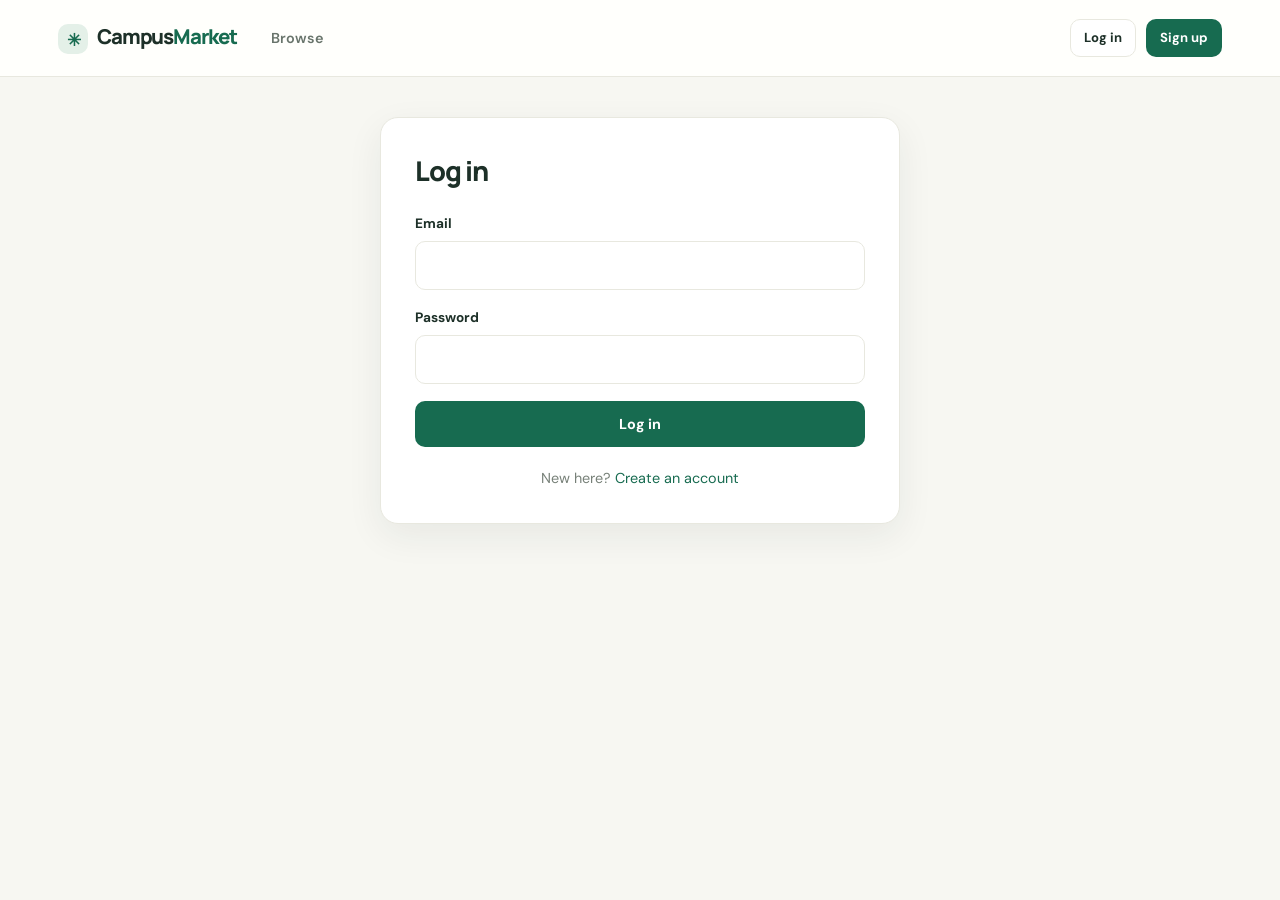
<file: src/main/resources/static/login.html>
<!DOCTYPE html>
<html lang="en">
<head>
  <meta charset="UTF-8" />
  <meta name="viewport" content="width=device-width, initial-scale=1.0" />
  <title>Log in — Campus Marketplace</title>
  <link rel="stylesheet" href="css/style.css" />
</head>
<body>
  <div id="navbar"></div>

  <div class="container page-content">
    <div class="form-card">
      <h1>Log in</h1>
      <div id="alert" class="alert" hidden></div>

      <form id="loginForm">
        <div class="field">
          <label for="email">Email</label>
          <input id="email" name="email" type="email" required />
        </div>
        <div class="field">
          <label for="password">Password</label>
          <input id="password" name="password" type="password" required />
        </div>
        <button type="submit" class="btn btn-block">Log in</button>
      </form>

      <div class="form-footer-link">
        New here? <a href="/register.html">Create an account</a>
      </div>
    </div>
  </div>

  <script src="js/api.js"></script>
  <script src="js/nav.js"></script>
  <script src="js/login.js"></script>
</body>
</html>
</file>
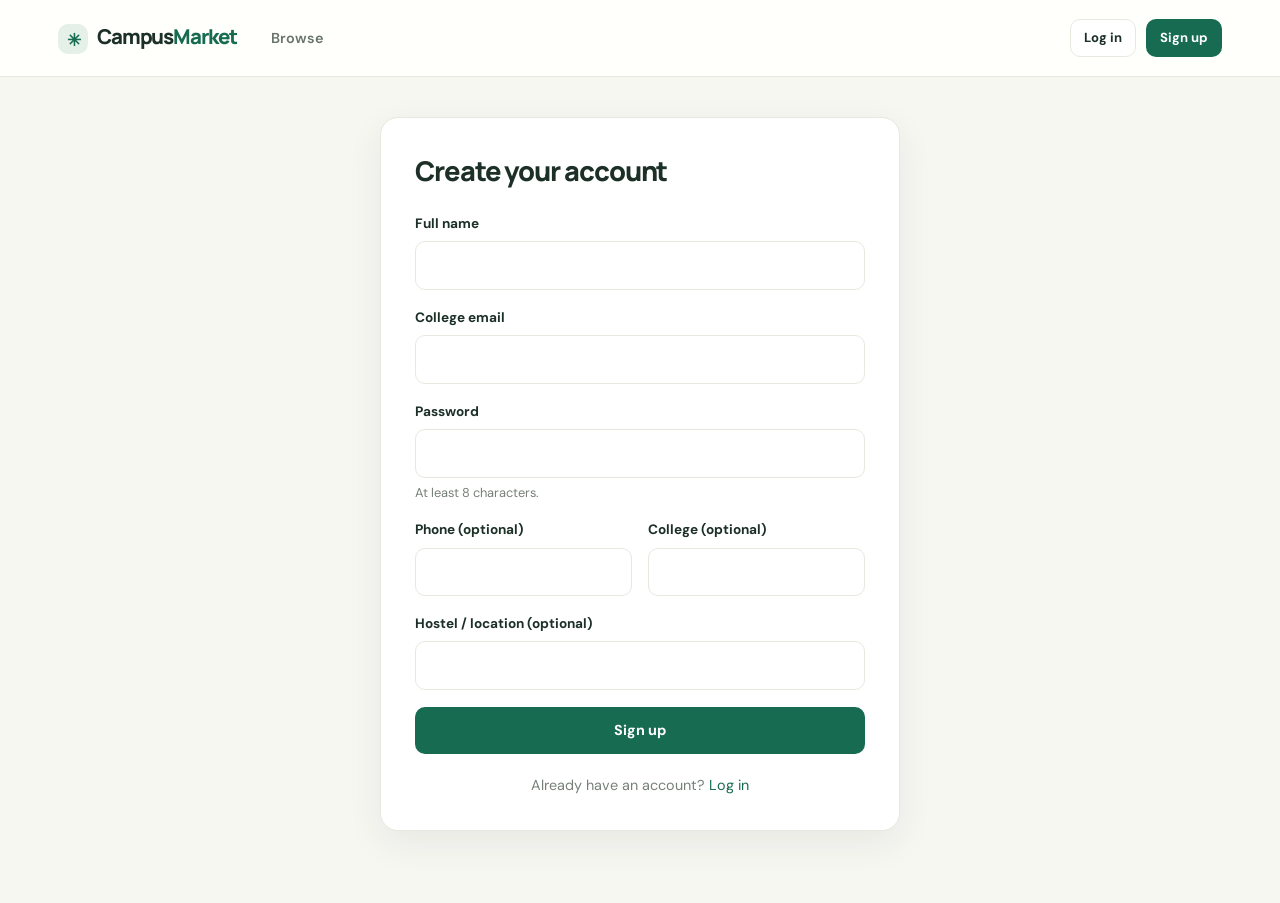
<file: src/main/resources/static/register.html>
<!DOCTYPE html>
<html lang="en">
<head>
  <meta charset="UTF-8" />
  <meta name="viewport" content="width=device-width, initial-scale=1.0" />
  <title>Sign up — Campus Marketplace</title>
  <link rel="stylesheet" href="css/style.css" />
</head>
<body>
  <div id="navbar"></div>

  <div class="container page-content">
    <div class="form-card">
      <h1>Create your account</h1>
      <div id="alert" class="alert" hidden></div>

      <form id="registerForm">
        <div class="field">
          <label for="fullName">Full name</label>
          <input id="fullName" name="fullName" type="text" required maxlength="120" />
        </div>
        <div class="field">
          <label for="email">College email</label>
          <input id="email" name="email" type="email" required />
        </div>
        <div class="field">
          <label for="password">Password</label>
          <input id="password" name="password" type="password" required minlength="8" />
          <div class="helper-text">At least 8 characters.</div>
        </div>
        <div class="field-row">
          <div class="field">
            <label for="phone">Phone (optional)</label>
            <input id="phone" name="phone" type="tel" />
          </div>
          <div class="field">
            <label for="collegeName">College (optional)</label>
            <input id="collegeName" name="collegeName" type="text" />
          </div>
        </div>
        <div class="field">
          <label for="hostelOrLocation">Hostel / location (optional)</label>
          <input id="hostelOrLocation" name="hostelOrLocation" type="text" />
        </div>
        <button type="submit" class="btn btn-block">Sign up</button>
      </form>

      <div class="form-footer-link">
        Already have an account? <a href="/login.html">Log in</a>
      </div>
    </div>
  </div>

  <script src="js/api.js"></script>
  <script src="js/nav.js"></script>
  <script src="js/register.js"></script>
</body>
</html>
</file>
<file: src/main/resources/static/css/style.css>
@import url('https://fonts.googleapis.com/css2?family=DM+Sans:wght@400;500;600;700&family=Manrope:wght@500;600;700;800&display=swap');

:root{--color-bg:#f7f7f2;--color-surface:#fff;--color-border:#e8e8df;--color-text:#1d3028;--color-text-muted:#778078;--color-primary:#176b50;--color-primary-hover:#10533e;--color-danger:#c94e45;--color-success:#1f8055;--color-warning:#a16a15;--radius:14px;--shadow:0 12px 36px rgba(24,48,37,.07)}
*{box-sizing:border-box}html{scroll-behavior:smooth}body{margin:0;background:var(--color-bg);color:var(--color-text);font-family:'DM Sans',-apple-system,BlinkMacSystemFont,'Segoe UI',sans-serif;line-height:1.55}a{color:var(--color-primary);text-decoration:none}a:hover{text-decoration:none}img{max-width:100%}button,input,select,textarea{font:inherit}.container{max-width:1160px;margin:0 auto;padding:0 28px}.page-content{padding:40px 0 72px}
.navbar{background:rgba(255,255,252,.95);border-bottom:1px solid var(--color-border);position:sticky;top:0;z-index:10;backdrop-filter:blur(16px)}.navbar-inner{max-width:1220px;margin:auto;padding:0 28px;display:flex;align-items:center;gap:34px;min-height:76px}.brand{font:800 1.28rem 'Manrope',sans-serif;color:var(--color-text);white-space:nowrap;letter-spacing:-.055em}.brand span{color:var(--color-primary)}.brand:before{content:'✳';display:inline-grid;place-items:center;width:30px;height:30px;border-radius:10px;background:#e4f0e8;color:var(--color-primary);font-size:17px;margin-right:9px;vertical-align:-2px}.nav-links{display:flex;align-items:center;gap:25px;flex:1;flex-wrap:wrap}.nav-links a{color:#68746b;font-size:.9rem;font-weight:600}.nav-links a.active,.nav-links a:hover{color:var(--color-primary)}.nav-right{display:flex;align-items:center;gap:10px;margin-left:auto}.nav-user{font-size:.86rem;color:var(--color-text-muted);max-width:120px;overflow:hidden;text-overflow:ellipsis;white-space:nowrap}
.btn{display:inline-flex;align-items:center;justify-content:center;gap:7px;padding:11px 18px;border-radius:10px;border:1px solid transparent;font-size:.9rem;font-weight:700;cursor:pointer;background:var(--color-primary);color:#fff;text-decoration:none;transition:transform .18s,background .18s,box-shadow .18s}.btn:hover{background:var(--color-primary-hover);color:#fff;transform:translateY(-1px);box-shadow:0 8px 18px #176b5028}.btn:disabled{opacity:.6;cursor:not-allowed;transform:none;box-shadow:none}.btn-secondary{background:#fff;color:var(--color-text);border-color:var(--color-border)}.btn-secondary:hover{background:#f4f7f2;color:var(--color-primary)}.btn-danger{background:var(--color-danger)}.btn-danger:hover{background:#a73b35}.btn-sm{padding:8px 13px;font-size:.82rem}.btn-block{width:100%}
.field{margin-bottom:17px}.field label{display:block;font-size:.85rem;font-weight:700;margin-bottom:7px;color:var(--color-text)}.field input,.field textarea,.field select{width:100%;padding:12px 14px;border:1px solid var(--color-border);border-radius:10px;font-size:.92rem;font-family:inherit;background:#fff;color:var(--color-text)}.field input:focus,.field textarea:focus,.field select:focus,.search-bar input:focus,.search-bar select:focus{outline:none;border-color:#6bad8b;box-shadow:0 0 0 3px #176b5014}.field-row{display:grid;grid-template-columns:1fr 1fr;gap:16px}.form-card{background:#fff;border:1px solid var(--color-border);border-radius:18px;box-shadow:var(--shadow);padding:34px;max-width:520px;margin:0 auto}.form-card h1{font:800 1.7rem 'Manrope',sans-serif;margin:0 0 24px;letter-spacing:-.04em}.form-wide{max-width:700px}.form-footer-link{margin-top:20px;font-size:.9rem;text-align:center;color:var(--color-text-muted)}
.alert{padding:12px 15px;border-radius:10px;font-size:.9rem;margin-bottom:18px}.alert-error{background:#fff0ed;color:#9c342f;border:1px solid #f2c6bd}.alert-success{background:#eaf6ed;color:#1c7040;border:1px solid #c5e7ce}[hidden]{display:none!important}
.home-hero{position:relative;overflow:hidden;background:#e9f1e8;border:1px solid #dce9da;border-radius:24px;padding:44px 48px;margin-bottom:30px;display:grid;grid-template-columns:1.25fr .75fr;gap:30px;align-items:center}.home-hero:after{content:'✳';position:absolute;right:5%;top:-70px;font-size:340px;line-height:1;color:#dce9da;pointer-events:none}.hero-copy,.hero-art{position:relative;z-index:1}.hero-eyebrow{display:inline-flex;align-items:center;gap:8px;font-size:.78rem;text-transform:uppercase;letter-spacing:.12em;font-weight:800;color:var(--color-primary);margin-bottom:13px}.hero-eyebrow:before{content:'';width:22px;height:2px;background:currentColor}.home-hero h1{font:800 clamp(2.2rem,4vw,3.6rem)/1.08 'Manrope',sans-serif;letter-spacing:-.065em;max-width:640px;margin:0 0 14px}.home-hero h1 em{font-style:normal;color:var(--color-primary)}.home-hero p{max-width:540px;color:#64736a;margin:0;font-size:1.05rem}.hero-art{min-height:190px;display:flex;align-items:center;justify-content:center}.hero-note{background:#fff;border:1px solid #e4e9df;border-radius:18px;padding:20px 24px;box-shadow:0 18px 40px #274b3618;transform:rotate(-3deg);max-width:265px}.hero-note strong{display:block;font:800 1.08rem 'Manrope',sans-serif;margin:9px 0 4px}.hero-note small{color:var(--color-text-muted)}.hero-note .note-icon{display:grid;place-items:center;width:44px;height:44px;border-radius:13px;background:#f6e8cc;font-size:24px}.hero-stats{display:flex;gap:25px;margin-top:24px;color:#52675a;font-size:.84rem;font-weight:600}.hero-stats strong{color:var(--color-text);font-weight:800}.hero-stats span:before{content:'✓';margin-right:7px;color:var(--color-primary)}
.section-heading{display:flex;align-items:end;justify-content:space-between;margin:36px 0 17px}.section-heading h1,.section-heading h2{font:800 1.55rem 'Manrope',sans-serif;letter-spacing:-.04em;margin:0}.section-heading p{margin:5px 0 0;color:var(--color-text-muted);font-size:.9rem}.search-bar{display:grid;grid-template-columns:minmax(220px,2fr) 1.2fr 1fr .72fr .72fr auto;gap:9px;background:#fff;border:1px solid var(--color-border);border-radius:16px;padding:11px;margin:0 0 23px;box-shadow:0 4px 18px #153e2b08}.search-bar input,.search-bar select{min-width:0;padding:11px 12px;border:1px solid transparent;border-radius:9px;background:#f6f7f3;font-size:.88rem;font-family:inherit;color:var(--color-text)}.search-bar input[type=text]{flex:1}.search-bar input[type=number]{width:100%}.search-bar .btn{white-space:nowrap}.results-line{display:flex;justify-content:space-between;align-items:center;color:var(--color-text-muted);font-size:.88rem;margin:0 0 14px}.listing-grid{display:grid;grid-template-columns:repeat(auto-fill,minmax(235px,1fr));gap:18px}.listing-card{background:#fff;border:1px solid var(--color-border);border-radius:15px;overflow:hidden;box-shadow:0 3px 12px #193b2a08;display:flex;flex-direction:column;color:inherit;transition:transform .2s,box-shadow .2s,border-color .2s}.listing-card:hover{transform:translateY(-4px);box-shadow:0 14px 28px #193b2a12;border-color:#cbdccf}.listing-thumb{aspect-ratio:1.28;background:#edf0e9 url('data:image/svg+xml;utf8,<svg xmlns="http://www.w3.org/2000/svg" viewBox="0 0 24 24" fill="none" stroke="%2396a59a" stroke-width="1.3"><rect x="3" y="3" width="18" height="18" rx="2"/><circle cx="8.5" cy="8.5" r="1.5"/><path d="M21 15l-5-5L5 21"/></svg>') center/34% no-repeat;display:block}.listing-thumb img{width:100%;height:100%;object-fit:cover}.listing-card-body{padding:14px 16px 16px;flex:1;display:flex;flex-direction:column;gap:4px}.listing-title{font:700 .98rem 'Manrope',sans-serif;color:var(--color-text);overflow:hidden;text-overflow:ellipsis;white-space:nowrap}.listing-price{font:800 1.1rem 'Manrope',sans-serif;color:var(--color-primary);margin:3px 0}.listing-meta{font-size:.8rem;color:var(--color-text-muted)}.badge{display:inline-block;padding:4px 9px;border-radius:999px;font-size:.7rem;font-weight:800;text-transform:uppercase;letter-spacing:.04em}.badge-available{background:#e4f2e7;color:#267347}.badge-reserved{background:#fff2d9;color:var(--color-warning)}.badge-sold{background:#eef0ed;color:var(--color-text-muted)}.empty-state{text-align:center;padding:56px 20px;color:var(--color-text-muted);background:#fff;border:1px dashed #d8ddd5;border-radius:16px}.pagination{display:flex;justify-content:center;gap:8px;margin-top:26px;flex-wrap:wrap}
.detail-grid{display:grid;grid-template-columns:1.15fr .85fr;gap:30px}.detail-gallery-main{aspect-ratio:4/3;border-radius:18px;overflow:hidden;background:#edf0e9;margin-bottom:10px}.detail-gallery-main img{width:100%;height:100%;object-fit:cover}.detail-thumbs{display:flex;gap:8px;flex-wrap:wrap}.detail-thumbs img{width:68px;height:68px;object-fit:cover;border-radius:9px;border:2px solid transparent;cursor:pointer}.detail-thumbs img.active{border-color:var(--color-primary)}.detail-panel{background:#fff;border:1px solid var(--color-border);border-radius:18px;padding:25px;box-shadow:var(--shadow);align-self:start}.detail-panel h1{font:800 1.7rem 'Manrope',sans-serif;letter-spacing:-.04em;margin:12px 0 4px}.detail-price{font:800 2rem 'Manrope',sans-serif;color:var(--color-primary);margin:10px 0 16px}.detail-actions{display:flex;gap:10px;margin-top:16px;flex-wrap:wrap}.seller-box{margin-top:20px;padding-top:17px;border-top:1px solid var(--color-border);font-size:.9rem}
.row-card{display:flex;gap:15px;align-items:center;background:#fff;border:1px solid var(--color-border);border-radius:14px;padding:13px 15px;margin-bottom:11px;box-shadow:0 3px 12px #193b2a08}.row-card .row-thumb{width:72px;height:72px;border-radius:10px;object-fit:cover;background:#edf0e9;flex-shrink:0}.row-card .row-body{flex:1;min-width:0}.row-card .row-title{font-weight:700;overflow:hidden;text-overflow:ellipsis;white-space:nowrap}.row-card .row-actions{display:flex;gap:8px;flex-wrap:wrap}.messages-layout{display:grid;grid-template-columns:310px 1fr;gap:18px;min-height:60vh}.conversation-list,.thread-panel{background:#fff;border:1px solid var(--color-border);border-radius:16px;overflow:hidden}.conversation-item{display:block;padding:14px 15px;border-bottom:1px solid var(--color-border);cursor:pointer;color:inherit}.conversation-item:hover{background:#f7f8f4}.conversation-item.active{background:#edf5ec}.conversation-item .conv-title{font-weight:700;font-size:.9rem;overflow:hidden;text-overflow:ellipsis;white-space:nowrap}.conversation-item .conv-preview{font-size:.8rem;color:var(--color-text-muted);overflow:hidden;text-overflow:ellipsis;white-space:nowrap}.unread-dot{display:inline-block;width:8px;height:8px;border-radius:50%;background:var(--color-primary);margin-left:6px}.thread-panel{display:flex;flex-direction:column}.thread-header{padding:15px 17px;border-bottom:1px solid var(--color-border);font-weight:700}.thread-messages{flex:1;padding:18px;overflow-y:auto;display:flex;flex-direction:column;gap:10px;max-height:50vh}.msg-bubble{max-width:70%;padding:10px 13px;border-radius:14px;font-size:.9rem}.msg-mine{align-self:flex-end;background:var(--color-primary);color:#fff;border-bottom-right-radius:4px}.msg-theirs{align-self:flex-start;background:#f0f3ed;border-bottom-left-radius:4px}.msg-time{font-size:.7rem;opacity:.7;margin-top:3px}.thread-composer{display:flex;gap:9px;padding:13px;border-top:1px solid var(--color-border)}.thread-composer input{flex:1;padding:11px 13px;border:1px solid var(--color-border);border-radius:10px;font-family:inherit}.spinner-row{text-align:center;padding:40px;color:var(--color-text-muted)}.helper-text{font-size:.8rem;color:var(--color-text-muted);margin-top:5px}.image-upload-row{display:flex;gap:8px;flex-wrap:wrap;margin-top:8px}.image-upload-row img{width:70px;height:70px;object-fit:cover;border-radius:9px}
@media(max-width:900px){.navbar-inner{gap:20px;padding:0 20px}.nav-links{gap:14px}.nav-user{display:none}.container{padding:0 20px}.search-bar{grid-template-columns:repeat(3,minmax(0,1fr))}.search-bar input[type=text]{grid-column:span 2}.home-hero{padding:36px}.listing-grid{grid-template-columns:repeat(auto-fill,minmax(210px,1fr))}}
@media(max-width:640px){.navbar-inner{min-height:unset;padding:12px 16px;gap:8px;flex-wrap:wrap}.brand{margin-right:auto}.nav-links{order:3;flex-basis:100%;gap:16px;overflow-x:auto;flex-wrap:nowrap;padding:5px 0 1px}.nav-links a{white-space:nowrap;font-size:.84rem}.nav-right{gap:6px}.nav-right .btn{padding:8px 10px}.container{padding:0 16px}.page-content{padding:24px 0 48px}.home-hero{grid-template-columns:1fr;padding:28px 23px;border-radius:18px}.home-hero h1{font-size:2.35rem}.home-hero p{font-size:.96rem}.hero-art{display:none}.hero-stats{gap:12px;flex-wrap:wrap;font-size:.77rem}.section-heading{margin:27px 0 14px}.section-heading h1,.section-heading h2{font-size:1.35rem}.search-bar{grid-template-columns:1fr 1fr;padding:9px;gap:7px}.search-bar input[type=text]{grid-column:span 2}.search-bar .btn{grid-column:span 2}.listing-grid{grid-template-columns:repeat(2,minmax(0,1fr));gap:11px}.listing-card{border-radius:12px}.listing-card-body{padding:11px}.listing-title{font-size:.88rem}.listing-meta{font-size:.72rem}.listing-price{font-size:1rem}.field-row{grid-template-columns:1fr;gap:0}.form-card{padding:24px 20px}.detail-grid,.messages-layout{grid-template-columns:1fr;gap:16px}.detail-panel{padding:20px}.row-card{align-items:flex-start;flex-wrap:wrap}.row-card .row-actions{width:100%;padding-left:87px}.thread-messages{max-height:44vh}}
@media(max-width:370px){.listing-grid{grid-template-columns:1fr}.search-bar{grid-template-columns:1fr}.search-bar input[type=text],.search-bar .btn{grid-column:auto}}
.empty-icon{font-size:2rem;color:var(--color-primary);margin-bottom:6px}.empty-state h2{font:800 1.25rem 'Manrope',sans-serif;color:var(--color-text);margin:0 0 7px}.empty-state p{margin:0 auto 18px;max-width:440px}.load-error{grid-column:1/-1;display:flex;align-items:center;gap:15px;padding:19px 22px;border:1px solid #f0d8c5;background:#fffaf4;border-radius:14px;color:#604b3b}.load-error-icon{display:grid;place-items:center;width:40px;height:40px;flex:none;border-radius:50%;background:#f7eadb;color:#9a6334;font-size:1.5rem}.load-error strong{font-family:'Manrope',sans-serif}.load-error p{margin:3px 0 0;color:#827164;font-size:.88rem}.load-error .btn{margin-left:auto}
</file>
